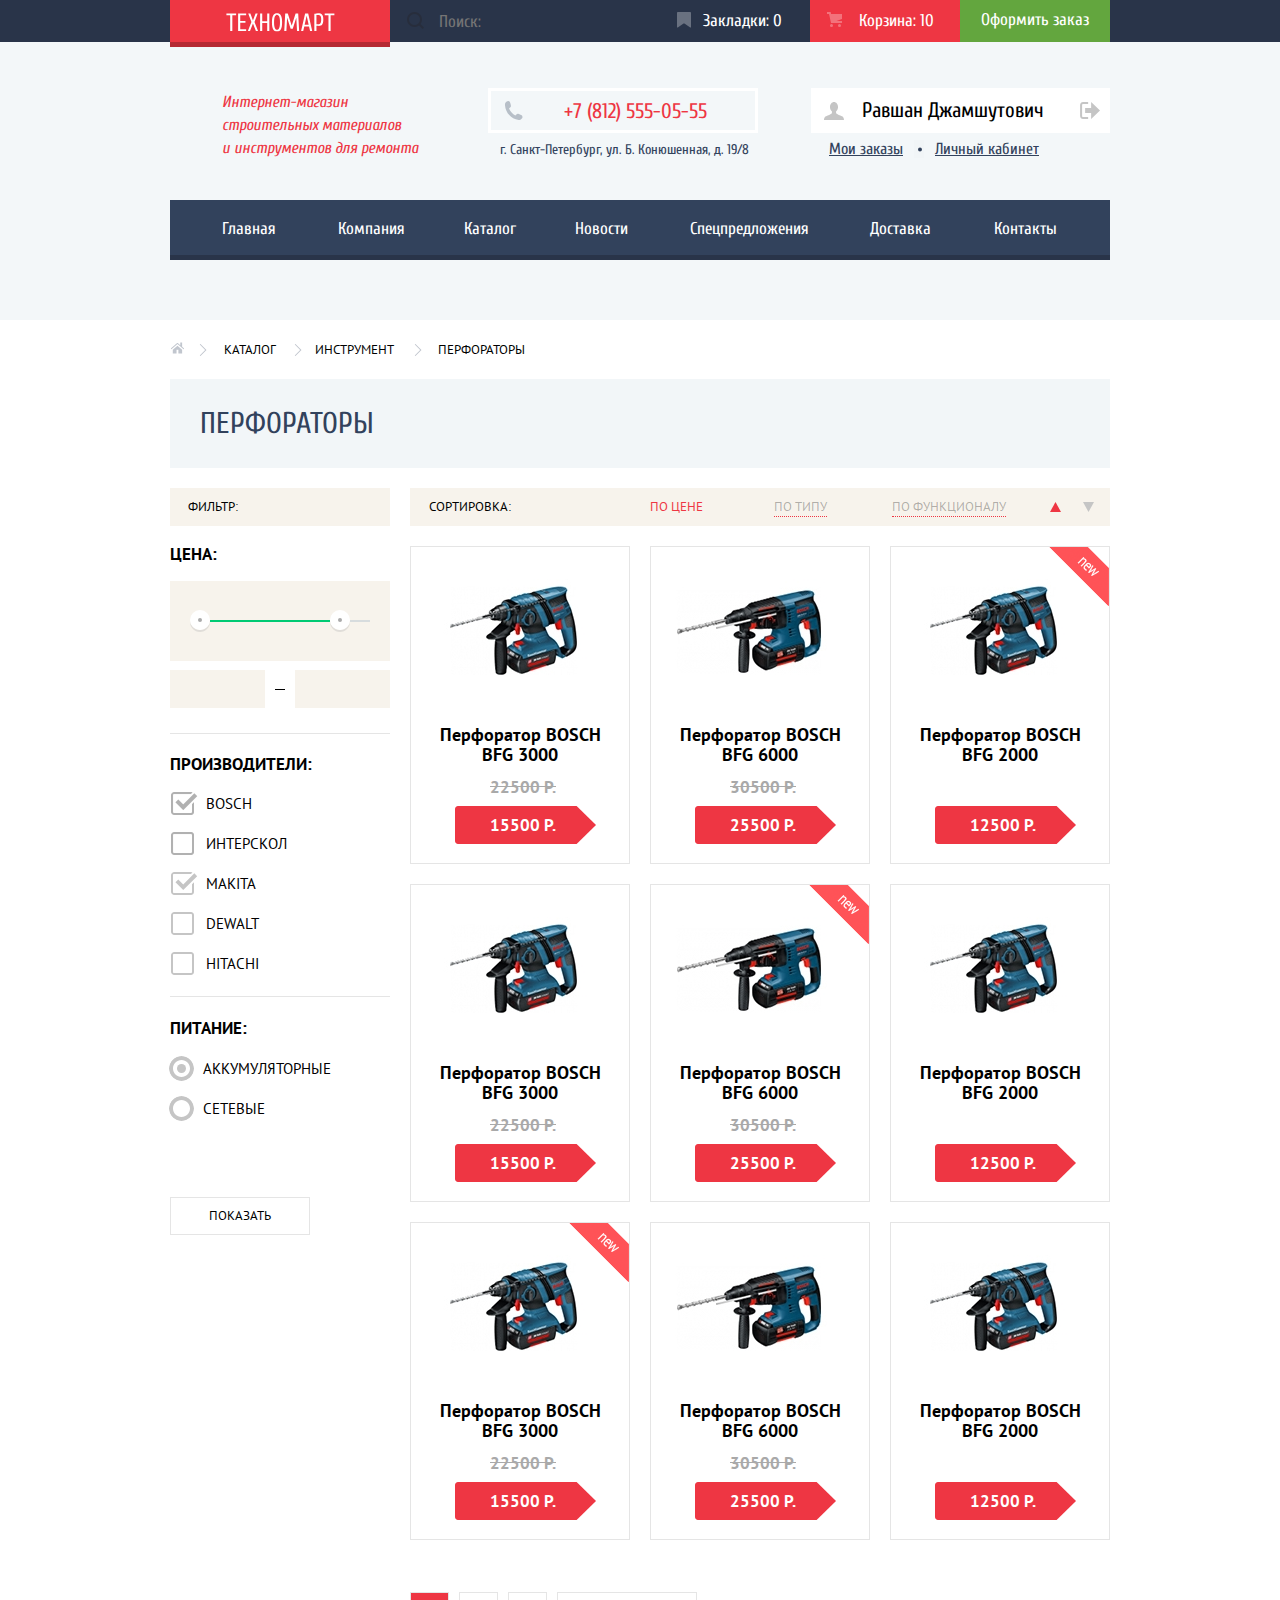
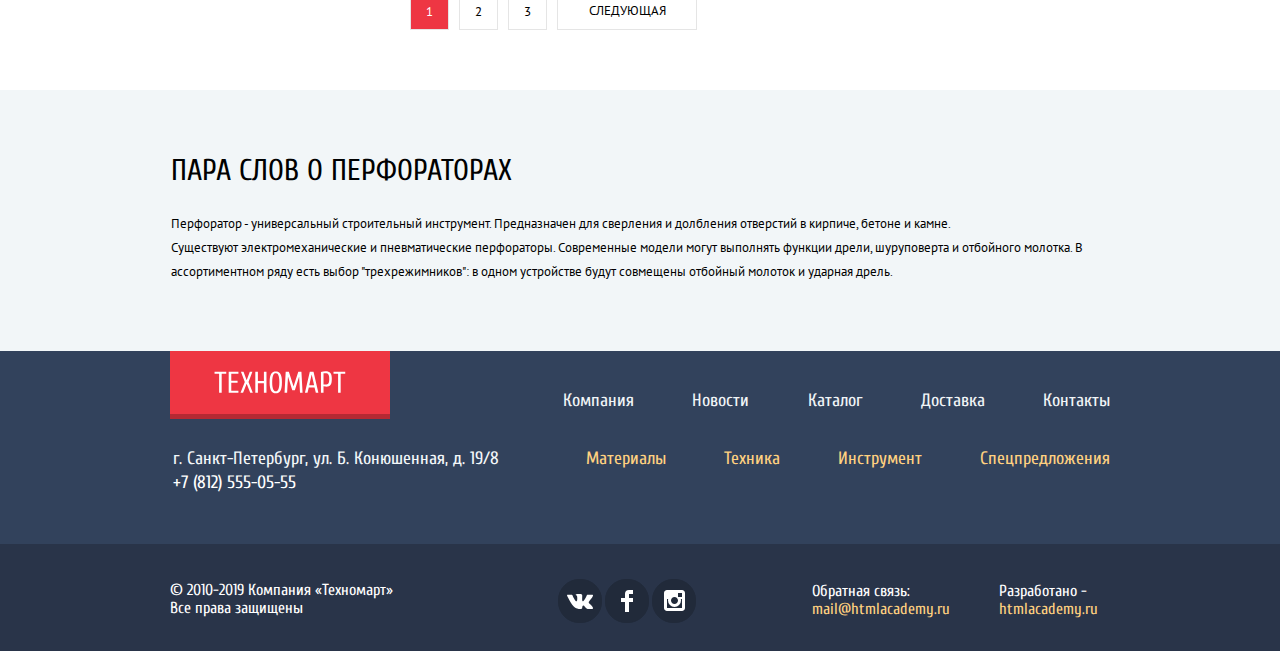
<file: technomart-catalog.html>
<!DOCTYPE html>
<html lang="ru">
  <head>
    <meta charset="utf-8">
    <title>HTML Academy: Техномарт</title> 
    <link href="https://fonts.googleapis.com/css?family=Cuprum:400,400i,700&display=swap&subset=cyrillic-ext" rel="stylesheet">
    <link href="https://fonts.googleapis.com/css?family=PT+Sans&display=swap&subset=cyrillic-ext" rel="stylesheet">
    <link href="https://fonts.googleapis.com/css?family=PT+Sans:400,700&display=swap&subset=cyrillic-ext" rel="stylesheet">
    <link rel="stylesheet" type="text/css" href="css/normalize.css">
    <link rel="stylesheet" type="text/css" href="css/style.css">
  </head>
  <body>
    <div class="wrapper">
      <header>
        <div class="up-conteiner">
          <div class="up">
            <a class="logo-catalog" href="index.html">
              <img src="img/technomart.svg" width="109" height="19" alt="Логотип 'Техномарт'">
            </a>
            <div class="forma">
              <form action="https://echo.htmlacademy.ru" method="post">
                <input type="search" name="search" placeholder="Поиск:">
              </form>
            </div>
            <a class="bookmarks" href="#">
              <svg xmlns="http://www.w3.org/2000/svg" width="14" height="16" viewBox="0 0 14 16"><path fill="#697180" d="M14 15c0 .55-.368.741-.818.426l-5.363-3.765c-.45-.315-1.187-.315-1.637 0L.818 15.426C.368 15.741 0 15.55 0 15V1c0-.55.45-1 1-1h12c.55 0 1 .45 1 1v14z"/></svg>
              <span>Закладки: 0</span>
            </a>
            <a class="carts incatalog" href="#">
              <svg xmlns="http://www.w3.org/2000/svg" width="15" height="15" viewBox="0 0 15 15"><circle fill="rgba(256,256,256,0.3)" cx="4.5" cy="13.5" r="1.5"/><circle fill="rgba(256,256,256,0.3)" cx="12.5" cy="13.5" r="1.5"/><path fill="rgba(256,256,256,0.3)" d="M15 2H4.07l-.422-2H0v2h2.031l1.985 9H15V9H9.441L15 6.951z"/></svg>
              <span>Корзина: 10</span>
            </a>
            <a class="make-order" href="#">Оформить заказ</a>
          </div>
        </div>

        <div class="box-in-catalog-header"> 
          <div class="middle-left">
            <p>Интернет-магазин</p>
            <p>строительных материалов</p>
            <span>и инструментов для ремонта</span>
          </div>

          <div class="ma-conteiner in-cat-header">
            <a class="middle-center" href="tel:78125550555">+7 (812) 555-05-55</a>
            <div class="adress">г. Санкт-Петербург, ул. Б. Конюшенная, д. 19/8</div>
          </div>

          <div class="name-orders-account">
            <div class="name-logout"> 
              <a class="client-name" href="#">
                <svg xmlns="http://www.w3.org/2000/svg" width="20" height="18" viewBox="0 0 20 18"><path fill="#c5c5c5" d="M17.881 14.166c-2.144-.735-4.256-1.666-5.207-2.39-.657-.501-.77-1.618-.517-2.415 1.118-.903 1.864-2.477 1.864-4.278C14.021 2.276 12.221 0 10 0S5.979 2.276 5.979 5.083c0 1.801.746 3.374 1.863 4.277.253.798.141 1.915-.517 2.416-.95.724-3.063 1.654-5.207 2.39S0 18 0 18h20s.025-3.099-2.119-3.834z"/></svg><span class="real-name">Равшан Джамшутович</span>
              </a>
              <a class="client-logout" href="#">
                <svg xmlns="http://www.w3.org/2000/svg" width="21" height="17" viewBox="0 0 21 17"><g fill="#c5c5c5"><path fill="#c5c5c5" d="M21 8.5L12.125 0v6h-6v5h6v6z"/><path fill="#c5c5c5" d="M3.106 13.952V3.048c.018-.376.171-1.057 1.01-1.057h5.027V0H4.116C1.938 0 1.112 1.81 1.087 3.027v10.946C1.112 15.189 1.938 17 4.116 17h5.027v-1.99H4.116c-.839 0-.992-.683-1.01-1.058z"/></g></svg>
              </a>
            </div>
            <div class="orders-and-account">
              <a class="orders" href="#">Мои заказы</a>
              <span></span>
              <a class="account" href="#">Личный кабинет</a> 
            </div>
          </div>
        </div>  

        <nav class="mainnav">
          <a href="index.html">Главная</a>
          <a href="#">Компания</a>
          <a href="#">Каталог</a>
          <a href="#">Новости</a>
          <a href="#">Спецпредложения</a>
          <a href="#">Доставка</a>
          <a href="#">Контакты</a>
        </nav>
      </header>

      <main class="maincat">
        <div class="maincat-conteiner">
          <div class="little-menu">
            <a href="index.html">
              <img src="img/icon-home.svg" width="14" height="12" alt="На главную">
            </a>
            <div class="breadcrumbs">
              <a href="#">Каталог</a>
              <a href="#">Инструмент</a>
              <a href="#">Перфораторы</a>
            </div>
          </div>

          <div class="perforators">
            <h2>Перфораторы</h2>
          </div>

      <!--Форма range. Форма range. Форма range. Форма range. Форма range.-->

          <div class="for-aside-section-six">
            <aside>
              <div class="filter">
                <h2>Фильтр:</h2>
              </div>
              <div class="price">
                <h2>Цена:</h2>
              </div>
              <div class="conteiner-filter">
                <img src="img/filter-button.svg" width="20" height="23" alt="Ползунок фильтра">
                <span class="long"></span>
                <img src="img/filter-button.svg" width="20" height="23" alt="Ползунок фильтра">
                <span class="short"></span>
              </div>
              <form action="https://echo.htmlacademy.ru" method="POST">
                <div class="for-range">
                  <div>
                    <input type="text" name="range">
                  </div>
                  <span class="between-range"></span>
                  <div>
                    <input type="text" name="range">
                  </div>
                </div>
                <!--Форма checkbox. Форма checkbox. Форма checkbox. Форма checkbox. Ниже--> 
                
                <div class="checkbox-conteiner">
                  <h2 class="aside-producers">Производители:</h2>
                  <label class="check option">
                    <input class="check-input" type="checkbox" name="company1" value="BOSCH" checked disabled>
                    <span class="check-box"></span> BOSCH
                  </label>

                  <label class="option">
                    <input class="check-input" type="checkbox" name="company2" value="ИНТЕРСКОЛ" disabled>
                    <span class="check-box"></span> ИНТЕРСКОЛ
                  </label>

                  <label class="option">
                    <input class="check-input" type="checkbox" name="company3" value="MAKITA" checked>
                    <span class="check-box"></span> MAKITA
                  </label>

                  <label class="option">
                    <input class="check-input" type="checkbox" name="company4" value="DEWALT">
                    <span class="check-box"></span> DEWALT
                  </label>

                  <label class="option">
                    <input class="check-input" type="checkbox" name="company5" value="HITACHI">
                    <span class="check-box"></span> HITACHI
                  </label>
                </div>
                <!--Форма радио. Форма радио. Форма радио. Форма радио. --> 
                <h2 class="power-supply">Питание:</h2>
        
                <label class="for-radio">
                  <input type="radio" name="source" value="Аккумуляторные" checked>
                  <span class="radio-box"></span>Аккумуляторные
                </label>

                <label class="for-radio">
                  <input type="radio" name="source" value="Сетевые">
                  <span class="radio-box"></span>Сетевые
                </label>
                <input class="btn-for-aside" type="submit" value="Показать">
              </form>
            </aside>
          <!-- Изображения перфораторов Изображения перфораторов -->
            <section class="section-six">
              <div class="sort">
                <h2>Сортировка:</h2>
                <div class="classification">
                  <a href="#">По цене</a>
                  <a class="dotted" href="#">По типу</a>
                  <a class="dotted" href="#">По функционалу</a>
                </div>
                <div class="direction-wrapper">
                  <a class="direction" href="#">
                    <svg xmlns="http://www.w3.org/2000/svg" width="11" height="10" viewBox="0 0 11 10"><path fill="#ee3643" d="M5.5 0L0 10h11z"/></svg>
                  </a>
                  <a class="direction" href="#">
                    <svg xmlns="http://www.w3.org/2000/svg" width="11" height="10" viewBox="0 0 11 10"><path fill="#c5c5c5" d="M5.5 10L0 0h11"/></svg>
                  </a>
                </div>
              </div>

              <div class="result">
                <div class="remove">
                  <div class="picture-conteiner">
                    <img src="img/perforator_2.jpg" width="218" height="170" alt="Перфоратор BOSCH BGF 3000">
                  </div>
                  <div class="hidden">
                    <a class="buy" href="#">
                      <svg xmlns="http://www.w3.org/2000/svg" width="15" height="15" viewBox="0 0 15 15"><circle fill="#92c178" cx="4.5" cy="13.5" r="1.5"/><circle fill="#92c178" cx="12.5" cy="13.5" r="1.5"/><path fill="#92c178" d="M15 2H4.07l-.422-2H0v2h2.031l1.985 9H15V9H9.441L15 6.951z"/></svg>
                      <span>Купить</span>
                    </a>
                    <button class="butt-hidden" onclick="showPopup()">В закладки</button>
                  </div>
                  <div class="inner">
                    <div class="name-perforator">
                      <span>Перфоратор BOSCH</span>
                      <span>BFG 3000</span>
                    </div>
                    <del>22500 Р.</del>
                    <svg xmlns="http://www.w3.org/2000/svg" width="141" height="38" viewBox="0 0 141 38"><path fill="#ee3643" d="M121.632 0H3C1.35 0 0 1.35 0 3v32c0 1.65 1.35 3 3 3h118.632L141 19 121.632 0z"/>
                    <text x="35" y="25" fill="#ffffff">15500 Р.</text>
                    </svg>
                  </div>
                </div>

                <div class="remove">
                  <div class="picture-conteiner">
                    <img src="img/perforator_3.jpg" width="218" height="170" alt="Перфоратор BOSCH BGF 6000">
                  </div>
                  <div class="hidden">
                    <a class="buy" href="#">
                      <svg xmlns="http://www.w3.org/2000/svg" width="15" height="15" viewBox="0 0 15 15"><circle fill="#92c178" cx="4.5" cy="13.5" r="1.5"/><circle fill="#92c178" cx="12.5" cy="13.5" r="1.5"/><path fill="#92c178" d="M15 2H4.07l-.422-2H0v2h2.031l1.985 9H15V9H9.441L15 6.951z"/></svg>
                      <span>Купить</span>
                    </a>
                    <button class="butt-hidden" onclick="showPopup()">В закладки</button>
                  </div>
                  <div class="inner">
                    <div class="name-perforator">
                      <span>Перфоратор BOSCH</span>
                      <span>BFG 6000</span>
                    </div>
                    <del>30500 Р.</del>
                    <svg xmlns="http://www.w3.org/2000/svg" width="141" height="38" viewBox="0 0 141 38"><path fill="#ee3643" d="M121.632 0H3C1.35 0 0 1.35 0 3v32c0 1.65 1.35 3 3 3h118.632L141 19 121.632 0z"/>
                    <text x="35" y="25" fill="#ffffff">25500 Р.</text>
                    </svg>
                  </div>
                </div>

                <div class="remove">
                  <div class="picture-conteiner">
                    <img src="img/perforator_4.jpg" width="218" height="170" alt="Перфоратор BOSCH BGF 2000">
                    <img class="new" src="img/new_flag.png" width="60" height="59" alt="Новый товар">
                  </div>
                  <div class="hidden">
                    <a class="buy" href="#">
                      <svg xmlns="http://www.w3.org/2000/svg" width="15" height="15" viewBox="0 0 15 15"><circle fill="#92c178" cx="4.5" cy="13.5" r="1.5"/><circle fill="#92c178" cx="12.5" cy="13.5" r="1.5"/><path fill="#92c178" d="M15 2H4.07l-.422-2H0v2h2.031l1.985 9H15V9H9.441L15 6.951z"/></svg>
                      <span>Купить</span>
                    </a>
                    <button class="butt-hidden" onclick="showPopup()">В закладки</button>
                  </div>
                  <div class="inner">
                    <div class="name-perforator fours-item">
                      <span>Перфоратор BOSCH</span>
                      <span>BFG 2000</span>
                    </div>
                    <svg xmlns="http://www.w3.org/2000/svg" width="141" height="38" viewBox="0 0 141 38"><path fill="#ee3643" d="M121.632 0H3C1.35 0 0 1.35 0 3v32c0 1.65 1.35 3 3 3h118.632L141 19 121.632 0z"/>
                    <text x="35" y="25" fill="#ffffff">12500 Р.</text>
                    </svg>
                  </div>
                </div>

                <div class="remove">
                  <div class="picture-conteiner">
                    <img src="img/perforator_2.jpg" width="218" height="170" alt="Перфоратор BOSCH BGF 3000">
                  </div>
                  <div class="hidden">
                    <a class="buy" href="#">
                      <svg xmlns="http://www.w3.org/2000/svg" width="15" height="15" viewBox="0 0 15 15"><circle fill="#92c178" cx="4.5" cy="13.5" r="1.5"/><circle fill="#92c178" cx="12.5" cy="13.5" r="1.5"/><path fill="#92c178" d="M15 2H4.07l-.422-2H0v2h2.031l1.985 9H15V9H9.441L15 6.951z"/></svg>
                      <span>Купить</span>
                    </a>
                    <button class="butt-hidden" onclick="showPopup()">В закладки</button>
                  </div>
                  <div class="inner">
                    <div class="name-perforator">
                      <span>Перфоратор BOSCH</span>
                      <span>BFG 3000</span>
                    </div>
                    <del>22500 Р.</del>
                    <svg xmlns="http://www.w3.org/2000/svg" width="141" height="38" viewBox="0 0 141 38"><path fill="#ee3643" d="M121.632 0H3C1.35 0 0 1.35 0 3v32c0 1.65 1.35 3 3 3h118.632L141 19 121.632 0z"/>
                    <text x="35" y="25" fill="#ffffff">15500 Р.</text>
                    </svg>
                  </div>
                </div>

                <div class="remove">
                  <div class="picture-conteiner">
                    <img src="img/perforator_3.jpg" width="218" height="170" alt="Перфоратор BOSCH BGF 6000">
                    <img class="new" src="img/new_flag.png" width="60" height="59" alt="Новый товар">
                  </div>
                  <div class="hidden">
                    <a class="buy" href="#">
                      <svg xmlns="http://www.w3.org/2000/svg" width="15" height="15" viewBox="0 0 15 15"><circle fill="#92c178" cx="4.5" cy="13.5" r="1.5"/><circle fill="#92c178" cx="12.5" cy="13.5" r="1.5"/><path fill="#92c178" d="M15 2H4.07l-.422-2H0v2h2.031l1.985 9H15V9H9.441L15 6.951z"/></svg>
                      <span>Купить</span>
                    </a>
                    <button class="butt-hidden" onclick="showPopup()">В закладки</button>
                  </div>
                  <div class="inner">
                    <div class="name-perforator">
                      <span>Перфоратор BOSCH</span>
                      <span>BFG 6000</span>
                    </div>
                    <del>30500 Р.</del>
                    <svg xmlns="http://www.w3.org/2000/svg" width="141" height="38" viewBox="0 0 141 38"><path fill="#ee3643" d="M121.632 0H3C1.35 0 0 1.35 0 3v32c0 1.65 1.35 3 3 3h118.632L141 19 121.632 0z"/>
                    <text x="35" y="25" fill="#ffffff">25500 Р.</text>
                    </svg>
                  </div>
                </div>

                <div class="remove">
                  <div class="picture-conteiner">
                    <img src="img/perforator_4.jpg" width="218" height="170" alt="Перфоратор BOSCH BGF 2000">
                  </div>
                  <div class="hidden">
                    <a class="buy" href="#">
                      <svg xmlns="http://www.w3.org/2000/svg" width="15" height="15" viewBox="0 0 15 15"><circle fill="#92c178" cx="4.5" cy="13.5" r="1.5"/><circle fill="#92c178" cx="12.5" cy="13.5" r="1.5"/><path fill="#92c178" d="M15 2H4.07l-.422-2H0v2h2.031l1.985 9H15V9H9.441L15 6.951z"/></svg>
                      <span>Купить</span>
                    </a>
                    <button class="butt-hidden" onclick="showPopup()">В закладки</button>
                  </div>
                  <div class="inner">
                    <div class="name-perforator fours-item">
                      <span>Перфоратор BOSCH</span>
                      <span>BFG 2000</span>
                    </div>
                    <svg xmlns="http://www.w3.org/2000/svg" width="141" height="38" viewBox="0 0 141 38"><path fill="#ee3643" d="M121.632 0H3C1.35 0 0 1.35 0 3v32c0 1.65 1.35 3 3 3h118.632L141 19 121.632 0z"/>
                    <text x="35" y="25" fill="#ffffff">12500 Р.</text>
                    </svg>
                  </div>
                </div>

                <div class="remove">
                  <div class="picture-conteiner">
                    <img src="img/perforator_2.jpg" width="218" height="170" alt="Перфоратор BOSCH BGF 3000">
                    <img class="new" src="img/new_flag.png" width="60" height="59" alt="Новый товар">
                  </div>
                  <div class="hidden">
                    <a class="buy" href="#">
                      <svg xmlns="http://www.w3.org/2000/svg" width="15" height="15" viewBox="0 0 15 15"><circle fill="#92c178" cx="4.5" cy="13.5" r="1.5"/><circle fill="#92c178" cx="12.5" cy="13.5" r="1.5"/><path fill="#92c178" d="M15 2H4.07l-.422-2H0v2h2.031l1.985 9H15V9H9.441L15 6.951z"/></svg>
                      <span>Купить</span>
                    </a>
                    <button class="butt-hidden" onclick="showPopup()">В закладки</button>
                  </div>
                  <div class="inner">
                    <div class="name-perforator">
                      <span>Перфоратор BOSCH</span>
                      <span>BFG 3000</span>
                    </div>
                    <del>22500 Р.</del>
                    <svg xmlns="http://www.w3.org/2000/svg" width="141" height="38" viewBox="0 0 141 38"><path fill="#ee3643" d="M121.632 0H3C1.35 0 0 1.35 0 3v32c0 1.65 1.35 3 3 3h118.632L141 19 121.632 0z"/>
                    <text x="35" y="25" fill="#ffffff">15500 Р.</text>
                    </svg>
                  </div>
                </div>

                <div class="remove">
                  <div class="picture-conteiner">
                    <img src="img/perforator_3.jpg" width="218" height="170" alt="Перфоратор BOSCH BGF 6000">
                  </div>
                  <div class="hidden">
                    <a class="buy" href="#">
                      <svg xmlns="http://www.w3.org/2000/svg" width="15" height="15" viewBox="0 0 15 15"><circle fill="#92c178" cx="4.5" cy="13.5" r="1.5"/><circle fill="#92c178" cx="12.5" cy="13.5" r="1.5"/><path fill="#92c178" d="M15 2H4.07l-.422-2H0v2h2.031l1.985 9H15V9H9.441L15 6.951z"/></svg>
                      <span>Купить</span>
                    </a>
                    <button class="butt-hidden" onclick="showPopup()">В закладки</button>
                  </div>
                  <div class="inner">
                    <div class="name-perforator">
                      <span>Перфоратор BOSCH</span>
                      <span>BFG 6000</span>
                    </div>
                    <del>30500 Р.</del>
                    <svg xmlns="http://www.w3.org/2000/svg" width="141" height="38" viewBox="0 0 141 38"><path fill="#ee3643" d="M121.632 0H3C1.35 0 0 1.35 0 3v32c0 1.65 1.35 3 3 3h118.632L141 19 121.632 0z"/>
                    <text x="35" y="25" fill="#ffffff">25500 Р.</text>
                    </svg>
                  </div>
                </div>

                <div class="remove">
                  <div class="picture-conteiner">
                    <img src="img/perforator_4.jpg" width="218" height="170" alt="Перфоратор BOSCH BGF 2000">
                  </div>
                  <div class="hidden">
                    <a class="buy" href="#">
                      <svg xmlns="http://www.w3.org/2000/svg" width="15" height="15" viewBox="0 0 15 15"><circle fill="#92c178" cx="4.5" cy="13.5" r="1.5"/><circle fill="#92c178" cx="12.5" cy="13.5" r="1.5"/><path fill="#92c178" d="M15 2H4.07l-.422-2H0v2h2.031l1.985 9H15V9H9.441L15 6.951z"/></svg>
                      <span>Купить</span>
                    </a>
                    <button class="butt-hidden" onclick="showPopup()">В закладки</button>
                  </div>
                  <div class="inner">
                    <div class="name-perforator fours-item">
                      <span>Перфоратор BOSCH</span>
                      <span>BFG 2000</span>
                    </div>
                    <svg xmlns="http://www.w3.org/2000/svg" width="141" height="38" viewBox="0 0 141 38"><path fill="#ee3643" d="M121.632 0H3C1.35 0 0 1.35 0 3v32c0 1.65 1.35 3 3 3h118.632L141 19 121.632 0z"/>
                    <text x="35" y="25" fill="#ffffff">12500 Р.</text>
                    </svg>
                  </div>
                </div>
              </div>

              <div class="popup-catalog" id="modal-window">
                <div class="add-to-cart">
                  <button class="close" onclick="closePopup()">
                    <img src="img/icon-close.svg" width="21" height="21" alt="Закрыть">
                  </button>
                  <h2>Товар добавлен в корзину!</h2>
                  <div class="popup-inner">
                    <a href="#">Оформить заказ</a>
                    <button class="continue" onclick="closePopup()">Продолжить покупки</button>
                  </div>
                </div>
              </div>
        
              <div class="pages">
                <a class="ordinary highlighted" href="#">1</a>
                <a class="ordinary" href="#">2</a>
                <a class="ordinary" href="#">3</a>
                <a class="after-pages" href="#">Следующая</a>
              </div>
            </section>
          </div>
        </div>
      </main>

      <div class="twowords">
        <div class="twowords-conteiner">
          <div class="twowords-text">
            <h2>Пара слов о перфораторах</h2>
            <p>Перфоратор - универсальный строительный инструмент. Предназначен для сверления и долбления отверстий в кирпиче, бетоне и камне.<br>
            Существуют электромеханические и пневматические перфораторы. Современные модели могут выполнять функции дрели, шуруповерта и отбойного молотка. В<br>
            ассортиментном ряду есть выбор "трехрежимников": в одном устройстве будут совмещены отбойный молоток и ударная дрель.</p>
          </div>
        </div>
      </div>

      <footer>
        <div class="logo-lists-conteiner">
          <div class="logo-conteiner">
            <a class="logo-footer" href="index.html">
              <img src="img/technomart.svg" width="138" height="23" alt="Логотип 'Техномарт'">
            </a>
            <div class="text-footer">
              <span>г. Санкт-Петербург, ул. Б. Конюшенная, д. 19/8</span>
              <a href="tel:78125550555">+7 (812) 555-05-55</a>
            </div>
          </div>
          <div class="lists-conteiner">
            <ul class="white-list">
              <li><a href="index.html">Компания</a></li>
              <li><a href="#">Новости</a></li>
              <li><a href="#">Каталог</a></li>
              <li><a href="#">Доставка</a></li>
              <li><a href="#">Контакты</a></li>
            </ul>
            <ul class="gold-list">
              <li><a href="#">Материалы</a></li>
              <li><a href="#">Техника</a></li>
              <li><a href="#">Инструмент</a></li>
              <li><a href="#">Спецпредложения</a></li>
            </ul>
          </div>
        </div>

        <div class="footdown-conteiner">
          <div class="footdown">
            <div class="footdown-text">
              <span>&copy; 2010-2019 Компания «Техномарт»</span>
              <span>Все права защищены</span>
            </div>
            <ul class="nets">
              <li>
                <a href="#">
                  <img src="img/icon-vk.svg" width="26" height="15" alt="Вконтакте">
                </a>
              </li>
              <li>
                <a href="#">
                  <img src="img/icon-fb.svg" width="12" height="22" alt="Фейсбук">
                </a>
              </li>
              <li>
                <a href="#">
                  <img src="img/icon-insta.svg" width="21" height="21" alt="Инстаграм">
                </a>
              </li>
            </ul>
            <div class="left-text">
              <span>Обратная связь:</span>
              <a href="#">mail@htmlacademy.ru</a>
            </div>
            <div class="right-text">
              <span>Разработано -</span>
              <a href="https://htmlacademy.ru/intensive/htmlcss">htmlacademy.ru</a>
            </div>
          </div>
        </div>
      </footer>
    </div>

    <script src="js/popup.js"></script>
  </body>
</html>
</file>
<file: css/style.css>
* {
    margin: 0;
    padding: 0;
}
/*Главная страница*/
.wrapper {
    width: 100%;
    margin: 0 auto;
    display: flex;
    display: -ms-flexbox;
    flex-direction: column;
    justify-content: space-between;
}

header {
    width: 100%;
    min-height: 320px;
    background-color: #f3f7f9;
    margin: 0 auto;
}

ul {
    list-style-type: none;
}

li {
    display: inline-block;
}

a {
    color: white;
    text-decoration: none;
}

.up-conteiner {
    width: 100%;
    background-color: #293449;  
}

.up {
    width: 940px;
    height: 42px;
    margin: 0 auto;
    background-color: #293449;
    display: flex;
    justify-content: space-around;
}

.logo {
    width: 220px;
    height: 47px;
    box-shadow: inset 0 -5px 0 rgba(0, 0, 0, 0.24);
    background-color: #ee3643;
    text-align: center;
    box-sizing: border-box;
}

.logo:hover {
    background-color: #ca2c37;
}

.logo img {
    margin-top: 13px;
}

input[type="search"] {
    width: 270px;
    height: 42px;
    border: none;
    background-color: #293449; 
    background: url("../img/icon-search-new.svg") no-repeat 17px 12px;
    font-family: Cuprum, Arial, sans-serif;
    font-size: 17px;
    font-weight: 400;
    color: #ffffff;
    padding-left: 49px;
}

input[type="search"]:hover {
    background-color: #212a3a;
}

input[type="search"]:focus {
    background-color: #ffffff; 
    font-family: Cuprum, Arial, sans-serif;
    font-size: 17px;
    font-weight: 400;
    color: #000000;
    line-height: 18px; 
}

.bookmarks {
    width: 150px;
    height: 42px;
    box-sizing: border-box;
    display: flex;
    justify-content: space-between;
    align-items: center;
}

.bookmarks svg {
    width: 14px;
    height: 16px;
    margin-left: 17px;
    margin-top: 12px;
    margin-bottom: 14px;
}

.bookmarks span {
    color: #ffffff;
    font-family: Cuprum, Arial, sans-serif;
    font-size: 17px;
    font-weight: 400;
    line-height: 18px;
    margin-right: 28px;
}

.bookmarks:hover {
    background-color: #212a3a;
}

.bookmarks:hover svg path {
    fill: #ffffff;
}

.carts {
    width: 150px;
    height: 42px;
    box-sizing: border-box;
    display: flex;
    justify-content: space-between;
    align-items: center;
}

.carts svg {
    width: 15px;
    height: 15px;
    margin-left: 17px;
    margin-top: 12px;
    margin-bottom: 15px;
}

.carts span {
    color: #ffffff;
    font-family: Cuprum, Arial, sans-serif;
    font-size: 17px;
    font-weight: 400;
    line-height: 18px;
    margin-right: 31px;
}

.carts:hover {
    background-color: #212a3a;
}

.carts:hover svg circle {
    fill: #ffffff;
}

.carts:hover svg path {
    fill: #ffffff;
}

.make-order {
    display: block;
    width: 150px;
    height: 42px;
    text-align: center;
    background-color: #63a63e;
    color: #ffffff;
    font-family: Cuprum, Arial, sans-serif;
    font-size: 17px;
    font-weight: 400;
    padding-top: 10px;
    box-sizing: border-box;
}

.make-order:hover {
    background-color: #5fbb2d;
}

.make-order:active {
    background-color: #518534;
}

/*Интернет-магазин строительных материалов и инструментов для ремонта*/

.box-in-header {
    width: 940px;
    min-height: 112px;
    margin: auto;
    margin-top: 46px;
    display: flex;
    display: -ms-flexbox;
    justify-content: space-between;
    align-items: flex-start;
}

.middle-left {
    width: 197px;
    color: #ee3643;
    font-family: Cuprum, Arial, sans-serif;
    font-size: 16px;
    font-style: italic;
    line-height: 23px;
    padding-left: 52px;
    padding-top: 3px;
}

.middle-center {
    display: block;
    width: 270px;
    height: 45px;
    border: 3px solid #ffffff;
    background: url("../img/icon-phone.svg") no-repeat 13px 10px, #f3f7f9;
    color: #ee3643;
    font-family: Cuprum, Arial, sans-serif;
    font-size: 21px;
    font-weight: 400;
    line-height: 21px;
    text-decoration: none;
    padding-left: 73px;
    padding-top: 10px;
    box-sizing: border-box;
}

.adress {
    width: 270px;
    height: 33px;
    color: #32425c;
    font-family: Cuprum, Arial, sans-serif;
    font-size: 14px;
    font-weight: 400;
    line-height: 24px;
    padding-left: 12px;
    padding-top: 5px;
    box-sizing: border-box;
}

.middle-right {
    width: 281px;
    display: flex;
    justify-content: space-between;
    align-items: center;
}

.login {
    display: flex;
    justify-content: space-between;
    align-items: center;
    width: 121px;
    height: 45px;
    background-color: #ffffff; 
    color: #000000;
    font-family: Cuprum, Arial, sans-serif;
    font-size: 21px;
    font-weight: 400;
    line-height: 21px;
    box-sizing: border-box;
}

.login:hover {
    color: #ee3643;
}

.login:hover svg path {
    fill: #32425c;
}

.login:active {
    color: rgba(0,0,0,0.3);
    font-family: Cuprum, Arial, sans-serif;
    font-size: 21px;
    font-weight: 400;
    line-height: 21px;
}

.login:active svg path {
    fill: #c5c5c5;
}

.login svg {
    width: 20px;
    height: 17px;
    margin-left: 14px;
}

.login span {
    margin-right: 26px;
}

.registration {
    width: 150px;
    height: 45px;
    background-color: white; 
    display: block;
    padding-top: 13px;
    color: #000000;
    font-family: Cuprum, Arial, sans-serif;
    font-size: 21px;
    font-weight: 400;
    text-align: center;
    line-height: 21px;
    box-sizing: border-box;
}

.registration:hover {
    color: #ee3643;
}

.registration:active {
    color: rgba(0,0,0,0.3);
    font-family: Cuprum, Arial, sans-serif;
    font-size: 21px;
    font-weight: 400;
    line-height: 21px;
}

/* Навигация навигация Навигация навигация Навигация навигация*/
.mainnav {
    max-width: 940px;
    margin: auto;
    box-shadow: inset 0 -5px 0 #293449;
    background-color: #32425c;
    font-size: 0;
    display: flex;
    display: -ms-flexbox;
    flex-wrap: wrap;
    justify-content: flex-start;
}

.mainnav a {
    display: block;
    height: 60px;
    padding: 0 20px;
    padding-top: 20px;
    color: #ffffff;
    font-family: Cuprum, Arial, sans-serif;
    font-size: 17px;
    font-weight: 400;
    line-height: 17px;
    box-sizing: border-box;
}

.mainnav a:first-child {
    width: 136px;
    padding-left: 52px;
}

.mainnav a:nth-child(2n) {
    padding-left: 32px;
    padding-right: 30px;
}

.mainnav a:nth-child(3n) {
    padding-left: 29px;
    padding-right: 26px;
}

.mainnav a:nth-child(4n) {
    padding-left: 33px;
    padding-right: 31px;
}

.mainnav a:nth-child(5n) {
    padding-left: 31px;
    padding-right: 31px;
}

.mainnav a:nth-child(6n) {
    padding-left: 30px;
    padding-right: 31px;
}

.mainnav a:nth-child(7n) {
    padding-left: 32px;
    padding-right: 52px;
}

.mainnav a:hover {
    background-color: #293449;
}
/*Начало мэйна Начало мэйна Начало мэйна Начало мэйна Начало мэйна*/
.mainsec {
    width: 100%;
    border-top: 1px solid white;
    box-sizing: border-box;
    background-color: #ffffff;
}

.mainsec-conteiner {
    margin: 0 auto;
}

.mainsec h2 {
    color: #ffffff;
    font-family: Cuprum, Arial, sans-serif;
    font-size: 24px;
    font-weight: 700;
    line-height: 30px;
    margin-left: 23px;
    margin-top: 20px;
    margin-bottom: 0;
}

.in-color-block {
    display: block;
    width: 135px;
    height: 38px;
    color: #ffffff;
    font-family: Cuprum, Arial, sans-serif;
    font-size: 14px;
    font-weight: 400;
    line-height: 18px;
    text-transform: uppercase;
    text-align: center;
    padding-top: 10px;
    box-sizing: border-box;
    background-color: rgba(0,0,0,0.1);
    margin-top: 13px;
    margin-left: 23px;
    margin-bottom: 22px;
}

.in-color-block:hover {
    background-color: rgba(0,0,0,0.2);
}

.in-color-block:active {
    background-color: rgba(0,0,0,0.3);
}
/*Цветные блоки Цветные блоки Цветные блоки Цветные блоки*/
.tools-conteiner {
    width: 940px;
    margin: auto;
    margin-top: 58px;
    display: flex;
    display: -ms-flexbox;
    justify-content: space-between;
}

.materials-block {
    width: 300px;
    height: 123px;
    background: url("../img/paint.svg") no-repeat 213px 31px, url("../img/new_flag.png") no-repeat 240px 0px, #ffbf47;
}

.materials-block a {
    margin-left: 25px;
}

.tools-block {
    width: 300px;
    height: 123px;
    background: url("../img/drel.svg") no-repeat 197px 33px, #3bbce3;
}

.tools-block a {
    margin-left: 25px;
}

.machinery-block {
    width: 300px;
    height: 123px;
    background: url("../img/traktor.svg") no-repeat 191px 31px, #dc91d8;
}

.discounts-delivery {
    width: 300px;
    display: flex;
    display: -ms-flexbox;
    flex-direction: column;
    justify-content: space-between;
}

.discounts-block {
    width: 300px;
    height: 123px;
    background: url("../img/bigcart.svg") no-repeat 196px 26px, #8ed78f;
}

.delivery-block {
    width: 300px;
    height: 123px;
    background: url("../img/truck.svg") no-repeat 191px 32px, #ffc047;
}

.slider-discounts-delivery {
    width: 940px;
    margin: auto;
    margin-top: 20px;
    box-sizing: border-box;
    display: flex;
    display: -ms-flexbox;
    flex-direction: row;
    justify-content: space-between;
}

/*Слайдер Слайдер Слайдер Слайдер Слайдер Слайдер Слайдер Слайдер Слайдер*/
.large-slider  {
    width: 620px;
    height: 266px;
    background: url("img/layer_99.jpg") no-repeat 0 0, #565656;
    position: relative;
}

.my-slides {
    display: none
}

.caption-text {
    position: absolute;
    top: 23px;
    width: 230px;
    height: 30px;
    color: #ffffff;
    font-family: Cuprum, Arial, sans-serif;
    font-size: 36px;
    font-weight: 700;
    line-height: 36px;
    text-transform: uppercase;
    margin-left: 24px;
}

.inner-caption {
    position: absolute;
    top: 61px;
    margin-left: 25px;
    color: #ffffff;
    font-family: Cuprum, Arial, sans-serif;
    font-size: 18px;
    font-weight: 400;
    line-height: 24px;
}

.prev {
    cursor: pointer;
    position: absolute;
    top: 113px;
    left: 25px;
    border: none;
    background-color: rgba(0,0,0,0);
} 

.next {
    cursor: pointer;
    position: absolute;
    top: 113px;
    right: 20px;
    border: none;
    background-color: rgba(0,0,0,0);
}

.dots {
    width: 30px;
    height: 12px;
    position: absolute;
    left: 295px;
    bottom: 34px;
    display: flex;
    justify-content: space-between;
}

.dots span {
    width: 10px;
    height: 10px;
    border-radius: 50%;
    background-color: #ffffff;
}

.dot {
    cursor: pointer;
}

.active.dot {
    background: url("../img/slider_indicator.png") no-repeat 2px 2px, url("../img/white-dots.svg") no-repeat 0px 0px;
}

.button-in-slider {
    position: absolute;
    left: 25px;
    bottom: 22px;
    display: block;
    width: 195px;
    height: 38px;
    background-color: #ee3643;
    color: #ffffff;
    font-family: Cuprum, Arial, sans-serif;
    font-size: 14px;
    font-weight: 400;
    line-height: 18px;
    text-transform: uppercase;
    padding-left: 49px;
    padding-top: 10px;
    box-sizing: border-box;
}

.button-in-slider:hover {
    background-color: #ca2c37;
}

.button-in-slider:active {
    background-color:  #ba2732;
}
/*секция популярные товары секция популярные товары секция популярные товары*/
.secsec {
    width: 100%;
    margin: 0 auto;
    margin-top: 53px;
    background-color: #ffffff;
}

.secsec-conteiner {
    margin: 0 auto;
}

.popular {
    width: 940px;
    height: 89px;
    margin: auto;
    margin-bottom: 0;
    background-color: #f9f5f0; 
    display: flex;
    display: -ms-flexbox;
    justify-content: space-between;
    align-items: center;
    box-sizing: border-box;
}

.popular h2 {
    color: #32425c;
    font-family: Cuprum, Arial, sans-serif;
    font-size: 30px;
    font-weight: 400;
    line-height: 30px;
    text-transform: uppercase;
    margin-left: 30px;
    margin-top: 33px;
    margin-bottom: 35px;
}

.popular a {
    display: block;
    width: 253px;
    height: 38px;
    background-color: #ee3643;
    color: #ffffff;
    font-family: Cuprum, Arial, sans-serif;
    font-size: 14px;
    font-weight: 400;
    line-height: 18px;
    text-transform: uppercase;
    text-align: center;
    margin-right: 24px;
    margin-top: 25px;
    margin-bottom: 26px;
    padding-top: 10px;
    box-sizing: border-box;
}
/*список перфораторов список перфораторов список перфораторов список перфораторов*/
.conteiner-perf {
    width: 940px;
    margin: 0 auto;
    margin-top: 20px;
    display: flex;
    display: -ms-flexbox;
    justify-content: flex-start;
    flex-wrap: wrap;
}

.remove {
    position: relative;
    width: 220px;
    min-height: 318px;
    border: 1px solid #eaeaea;
    box-sizing: border-box;
    background-color: white;
    margin-bottom: 20px;
    margin-right: 20px;
    display: flex;
    display: -ms-flexbox;
    flex-direction: column;
    justify-content: space-between;
    align-items: center;
}

.remove:nth-child(4n) {
    margin-right: 0;
}

.picture-conteiner {
    position: relative;
    width: 218px;
    height: 170px;
}

.new {
    width: 60px;
    height: 59px;
    position: absolute;
    top: 0;
    right: 0;
    z-index: 1;
}
/*------------------------------------------------*/
.inner {
    width: 190px;
    height: 147px;
    text-align: center;
    display: flex;
    display: -ms-flexbox;
    flex-direction: column;
    justify-content: flex-start;
    align-items: center;
    box-sizing: border-box;
}

.name-perforator {
    width: 190px;
    margin-top: 8px;
}

.fours-item {
    margin-bottom: 40px;
}

.remove span {
    color: #000000;
    font-family: "PT Sans", Arial, sans-serif;
    font-size: 18px;
    font-weight: 700;
    line-height: 20px;
    text-align: center;
}

del {
    color: #a9a9a9;
    font-family: "PT Sans", Arial, sans-serif;
    font-size: 17px;
    font-weight: 700;
    line-height: 18px;
    text-transform: uppercase;
    margin-top: 12px;
    margin-bottom: 10px;
    margin-left: 6px;
}

.inner svg {
    width: 141px;
    height: 38px;
    margin-left: 10px;
}

svg text {
    color: #ffffff;
    font-family: "PT Sans", Arial, sans-serif;
    font-size: 17px;
    font-weight: 700;
    line-height: 18px;
    text-transform: uppercase;
}
/*------------------------------------------------*/

.remove:hover {
    box-shadow: 0 10px 25px rgba(41, 52, 73, 0.5);
}

.remove:hover .picture-conteiner {
    display: none;
}

.hidden {
    display: none;
}

.remove:hover .hidden {
    display: block;
}

.buy {
    display: flex;
    justify-content: space-between;
    align-items: center;
    margin: 0 auto;
    margin-top: 44px;
    width: 135px;
    height: 38px;
    box-shadow: inset 0 -3px 0 #367315;
    background-color: #63a63e;
    box-sizing: border-box;
}

.buy svg {
    width: 15px;
    height: 15px;
    margin-left: 14px;
    margin-top: 11px;
    margin-bottom: 12px;
}

.buy span {
    color: #ffffff;
    font-family: Cuprum, Arial, sans-serif;
    font-size: 14px;
    font-weight: 400;
    line-height: 18px;
    text-transform: uppercase;
    margin-right: 45px;
}

.butt-hidden {
    display: block;
    width: 135px;
    height: 38px;
    margin: 0 auto;
    margin-top: 7px;
    border: 3px solid #63a63e;
    color: #32425c;
    font-family: Cuprum, Arial, sans-serif;
    font-size: 14px;
    font-weight: 400;
    line-height: 18px;
    text-transform: uppercase;
    background-color: #ffffff;
}
 
.buy:hover {
    background-color: #5fbb2d;
}

.buy:hover svg circle {
    fill: #ffffff;
}

.buy:hover svg path {
    fill: #ffffff;
}

.buy:active {
    background-color: #518534;
}

.butt-hidden:hover {
    border: 3px solid #32425c;
}

.butt-hidden:active {
    border: 3px solid #32425c;
    opacity: 0.3;
}
/* Секция популярные производители Секция популярные производители*/
.secthree {
    width: 100%;
    margin: 0 auto;
    background-color: #ffffff;
}

.secthree-conteiner {
    margin: 0 auto;
}

.producers {
    width: 940px;
    height: 89px;
    margin: 0 auto;
    position: relative;
    background-color: #f9f5f0;
    display: flex;
    display: -ms-flexbox;
    justify-content: space-between;
    align-items: center;
    box-sizing: border-box;
} 

.producers h2 {
    color: #32425c;
    font-family: Cuprum, Arial, sans-serif;
    font-size: 30px;
    font-weight: 400;
    line-height: 30px;
    text-transform: uppercase;
    margin-left: 30px;
    margin-top: 30px;
    margin-bottom: 29px;

}

.producers a {
    display: block;
    width: 253px;
    height: 38px;
    background-color: #ee3643;
    color: #ffffff;
    font-family: Cuprum, Arial, sans-serif;
    font-size: 14px;
    font-weight: 400;
    line-height: 18px;
    text-transform: uppercase;
    text-align: center;
    margin-right: 24px;
    margin-top: 23px;
    margin-bottom: 25px;
    padding-top: 10px;
    box-sizing: border-box;
}

.company-conteiner {
    width: 940px;
    margin: 20px auto 65px;
    display: flex;
    display: -ms-flexbox;
    flex-direction: row;
    flex-wrap: wrap;
    justify-content: flex-start;
    align-content: space-between;
}

.company-conteiner a {
    width: 220px;
    height: 145px;
    margin-bottom: 20px;
    margin-right: 20px;
    background-color: #ffffff;
    color: #000000;
    border: 1px solid #eaeaea;
    box-sizing: border-box;
    display: flex;
    display: -ms-flexbox;
    justify-content: center;
    align-items: center;
}

.company-conteiner a:nth-child(4n) {
    margin-right: 0;
}

.company-conteiner a:hover {
    box-shadow: 0 10px 25px rgba(41, 52, 73, 0.5);
}

.company-conteiner a:active img {
    opacity: 0.3;
}

.company-conteiner a:active {
    box-shadow: 0 4px 10px rgba(41, 52, 73, 0.5);
}

.company-conteiner img:active {
    opacity: 0.3;
}

.bosch {
    width: 126px;
    height: 37px;
    margin-top: 53px;
    margin-bottom: 55px;
}

.makita {
    width: 123px; 
    height: 40px;
    margin-top: 50px;
    margin-bottom: 55px;
}

.dewalt {
    width: 146px;
    height: 44px;
    margin-top: 48px;
    margin-bottom: 53px;
}

.interscol {
    width: 200px; 
    height: 88px;
    margin-top: 21px;
    margin-bottom: 36px;
}

.hitachi {
    width: 169px; 
    height: 31px;
    margin-top: 58px; 
    margin-bottom: 56px;
    margin-left: 28px;
    margin-right: 23px;
}

.lg {
    width: 121px;
    height: 73px;
    margin-top: 35px;
    margin-bottom: 37px;
}

.aeg {
    width: 151px; 
    height: 96px;
    margin-top: 23px;
    margin-bottom: 26px;
}

.metabo {
    width: 204px;
    height: 69px;
    margin-top: 34px;
    margin-bottom: 42px;
    margin-left: 10px;
    margin-right: 6px;
}
/* Сервисы Сервисы Сервисы Сервисы Сервисы Сервисы Сервисы Сервисы Сервисы*/
.secfour {
    width: 100%;
    min-height: 522px;
    margin: 0 auto;
    background-color: #f4f8f9;
    position: relative;
    border-top: 1px solid #f4f8f9;
    box-sizing: border-box;
}

.big-secfour-flex {
    max-width: 960px;
    display: flex;
    flex-direction: column;
    justify-content: flex-start;
    align-items: flex-start;
    margin-top: 65px;
    margin-left: auto;
    margin-right: auto;
}

.wrapper-for-text {
    width: 398px;
    min-height: 96px;
    display: flex;
    flex-direction: column;
    justify-content: flex-start;
}

.secfour h2 {
    font-family: Cuprum, Arial, sans-serif;
    font-size: 30px;
    font-weight: 400;
    line-height: 30px;
    text-transform: uppercase;
    margin-left: 10px;
}

.text {
    width: 400px;
    font-family: "PT Sans", Arial, sans-serif;
    font-size: 13px;
    font-weight: 400;
    line-height: 24px;
    margin-top: 25px;
    margin-bottom: 5px;
    margin-left: 10px;
}

.secfour-flex {
    width: 960px;
    min-height: 330px;
    background: url("../img/vertical-shaddow.png") no-repeat 240px 25px, #f4f8f9;
    display: flex;
    display: -ms-flexbox;
    justify-content: space-between;
}

.secfour ul {
    width: 240px;
    margin-top: 65px;
    vertical-align: middle;
    margin-left: 10px;
}
/*================  кнопки в сервисе  =============================*/
.curent-image {
    display: block;
    width: 240px;
    height: 61px;
    cursor: pointer;
    color: #ffffff;
    font-family: Cuprum, Arial, sans-serif;
    font-size: 21px;
    font-weight: 700;
    line-height: 30px;
    background-color: #32425c;
    box-shadow: inset -30px 0px 15px -36px #34495e;
    text-align: left;
    padding-left: 22px;
    padding-top: 14px;
    padding-bottom: 22px;
    border: none;
    border-bottom: 1px solid #293449; 
    box-sizing: border-box;
}

.curent-image:hover {
    color: #ffffff;
    background-color: #293449;
}

.active {
  background-color: #ffffff;
  color: #32425c;
  border-bottom: none;
  outline: none;
}

.advantages {
    width: 630px;
    min-height: 282px;
    margin-top: 63px;
}

.information {
    display: none;
    width: 630px;
    display: flex;
    flex-direction: column;
    justify-content: flex-start;
}
/*=====================.delivery-service===========================*/

.delivery-service {
    display: none;
    width: 630px;
    min-height: 282px;
    background-image: url("../img/delivery.png");
    background-repeat: no-repeat;
    background-size: 468px 261px;
    background-position: 150px 25px;
}

.delivery-service h2 {
    color: #32425c;
    font-family: Cuprum, Arial, sans-serif;
    font-size: 36px;
    font-weight: 400;
    line-height: 36px;
    text-transform: uppercase;
    margin-bottom: 25px;
    margin-top: 0;
    margin-left: 0;
}

.delivery-text p {
    color: #000000;
    font-family: "PT Sans", Arial, sans-serif;
    font-size: 13px;
    font-weight: 400;
    line-height: 24px;
}
/*=====================.guarantee-service===========================*/
.guarantee-service {
    display: none;
    width: 630px;
    min-height: 282px;
    background-image: url("../img/guarantee.png");
    background-repeat: no-repeat;
    background-size: 389px 280px;
    background-position: 240px 2px;
}

.guarantee-service h2 {
    color: #32425c;
    font-family: Cuprum, Arial, sans-serif;
    font-size: 36px;
    font-weight: 400;
    text-transform: uppercase;
    margin-left: 0;
    margin-bottom: 30px;
}

.guarantee-text p {
    color: #000000;
    font-family: "PT Sans", Arial, sans-serif;
    font-size: 13px;
    font-weight: 400;
    line-height: 24px;
}

/*===================.credit-service================================*/
.credit-service {
    display: none;
    position: relative;
    width: 630px;
    min-height: 282px;
    background-image: url("../img/credit.png");
    background-repeat: no-repeat;
    background-size: 465px 282px;
    background-position: 165px 0;
}

.credit-service h2 {
    color: #32425c;
    font-family: Cuprum, Arial, sans-serif;
    font-size: 36px;
    font-weight: 400;
    text-transform: uppercase;
    margin-top: 3px;
    margin-left: 0;
}

.credit-text {
    margin-top: 27px;
}

.credit-text p {
    color: #000000;
    font-family: "PT Sans", Arial, sans-serif;
    font-size: 13px;
    font-weight: 400;
    line-height: 24px;
}

.credit-service a {
    display: block;
    margin-top: 26px;
    width: 195px;
    height: 38px;
    background-color: #ff5357;
    color: #ffffff;
    font-family: Cuprum, Arial, sans-serif;
    font-size: 14px;
    font-weight: 400;
    line-height: 18px;
    text-transform: uppercase;
    text-align: center;
    padding-top: 10px;
    box-sizing: border-box;
}
/* О компании О компании О компании О компании О компании О компании*/
.secfive {
    width: 100%;
    background-color: #ffffff;
}

.secfive-conteiner {
    width: 940px;
    min-height: 536px;
    margin: 0 auto;
    position: relative;
    display: flex;
    display: -ms-flexbox;
    justify-content: space-between;
    align-items: center;
}

.about-company {
    width: 519px;
    min-height: 378px;
    margin-top: 75px;
    margin-bottom: 76px;
    display: flex;
    display: -ms-flexbox;
    flex-direction: column;
    justify-content: flex-start;
} 

.company-technomart {
    font-family: Cuprum, Arial, sans-serif;
    font-size: 30px;
    font-weight: 400;
    line-height: 30px;
    text-transform: uppercase;
}

.text-one {
    width: 560px;
    font-family: "PT Sans", Arial, sans-serif;
    font-size: 13px;
    font-weight: 400;
    line-height: 24px;
    margin-top: 27px;
}

.text-two {
    width: 460px;
    font-family: "PT Sans", Arial, sans-serif;
    font-size: 13px;
    font-weight: 400;
    line-height: 24px;
    margin-top: 23px;
}

.about-company ul {
    margin-top: 20px;
}

.secfive ul li {
    display: block;
    height: 40px;
    width: 220px;
    padding-left: 36px;
    background: url("../img/red-stroke.svg") no-repeat 1px 4px, #ffffff;
    font-family: Cuprum, Arial, sans-serif;
    font-size: 18px;
    font-weight: 400;
    line-height: 20px;
}
/*Кнопка "Подробнее о компании" Кнопка "Подробнее о компании"*/
.secfive .aone {
    width: 220px;
    height: 38px;
    display: block;
    background-color: #ee3643;
    color: #ffffff;
    font-family: Cuprum, Arial, sans-serif;
    font-size: 14px;
    font-weight: 400;
    line-height: 18px;
    padding-top: 10px;
    text-transform: uppercase;
    text-align: center;
    box-sizing: border-box;
    margin-top: 18px;
}

.how-to-find-us {
    min-height: 378px;
    margin-top: 75px;
    margin-bottom: 76px;
    display: flex;
    display: -ms-flexbox;
    flex-direction: column;
    justify-content: flex-start;
}

.contact {
    font-family: Cuprum, Arial, sans-serif;
    font-size: 30px;
    font-weight: 400;
    line-height: 30px;
    text-transform: uppercase;
}

.text-three {
    width: 200px;
    font-family: "PT Sans", Arial, sans-serif;
    font-size: 13px;
    font-weight: 400;
    line-height: 24px;
    margin-top: 27px;
}

.little-map {
    width: 300px;
    height: 158px;
    margin-top: 30px;
}

.little-map a {
    border: none;
}

.little-map a:hover {
    cursor: pointer;
}
/*Кнопка "Заблудились? Напишите нам!" Кнопка "Заблудились? Напишите нам!"*/
.secfive .open-button {
    display: block;
    width: 300px;
    height: 38px;
    border: none;
    background-color: #ee3643;
    color: #ffffff;
    font-family: Cuprum, Arial, sans-serif;
    font-size: 14px;
    font-weight: 400;
    line-height: 18px;
    text-transform: uppercase;
    padding-top: 11px;
    padding-left: 63px;
    padding-right: 59px;
    box-sizing: border-box;
    margin-top: 40px;
}

.secfive .open-button:hover {
    cursor: pointer;
} 
/* модальное окно модальное окно Большая карта*/
.big-map {
    display: none;
    position: fixed;
    left: calc(50% - 470px);
    top: calc(50% - 223px);
    width: 940px;
    height: 447px;
    box-shadow: 0 0 15px 1px rgba(47, 42, 43, 0.5);
    background-color: #565656;
    background: url("../img/big-map.png") no-repeat;
    opacity: 1;
    z-index: 99;
}

.big-map iframe {
    border: none;
}

.big-map button {
    position: absolute;
    top: 9px; 
    right: 9px;
    width: 21px;
    height: 21px;
    border: none;
    background-color: rgba(256,256,256,0);
}

.big-map button:hover {
    cursor: pointer;
}
/*Всплывающее окно "Напишите нам" Всплывающее окно "Напишите нам"*/
.form-popup {
    display: none;
    position: fixed;
    left: calc(50% - 310px);
    top: calc(50% - 215px);
    width: 620px;
    min-height: 430px;
    box-shadow: 0 20px 40px rgba(0, 0, 0, 0.75);
    border-top: 7px solid #ee3643;
    box-sizing: border-box;
    background-color: #ffffff;
    opacity: 1;
    z-index: 99;
}

.form-flex {
    width: 620px;
    min-height: 393px;
    background-color: #ffffff;
    display: flex;
    display: -ms-flexbox;
    flex-direction: column;
    justify-content: flex-start;
    box-sizing: border-box;
}

.name-email-form {
    max-width: 460px;
    height: 64px;
    margin: 0 auto;
    margin-top: 47px;
    margin-bottom: 22px;
    display: flex;
    display: -ms-flexbox;
    justify-content: space-between;
}

.your-name {
    width: 220px;
    height: 64px;
}

.your-email {
    width: 220px;
    height: 64px;
}

.write-us-submit {
    width: 620px;
    height: 112px;
    background-color: #f4f4f4;
    text-align: center;
}

.form-popup  button {
    width: 21px;
    height: 21px;
    border: none;
    background-color: #ffffff;
    position: absolute;
    top: 9px; 
    right: 9px;
}

.form-popup .cancel:hover {
    cursor: pointer;
}

.form-popup  input {
    color: #a9a9a9;
    font-family: "PT Sans", Arial, sans-serif;
    font-size: 13px;
    font-weight: 400;
    line-height: 18px;
    padding-left: 16px;
}

input[type="text"], input[type="email"] {
    width: 220px;
    height: 38px;
    border: 2px solid #dee3e4;
    background-color: #ffffff;
    box-sizing: border-box;
    margin-top: 10px;
    padding-left: 13px;
}

.your-name input[type="text"]:focus {
    outline: 1px solid #ee3643;
}

.write-us-submit input {
    width: 460px;
    height: 38px;
    margin-top: 37px;
    background-color: #ee3643;
    color: #ffffff;
    font-family: Cuprum, Arial, sans-serif;
    font-size: 14px;
    font-weight: 400;
    line-height: 18px;
    text-transform: uppercase;
    padding-left: 198px;
    padding-right: 199px;
    border: none;
}

label {
    color: #000000;
    font-family: Cuprum, Arial, sans-serif;
    font-size: 18px;
    font-weight: 400;
    line-height: 18px;
}

label[for="client-text"] {
    margin-left: 80px;
}

textarea {
    max-width: 460px;
    min-height: 114px;
    border: 2px solid #dee3e4;
    background-color: #ffffff;
    box-sizing: border-box;
    margin-top: 10px; 
    margin-left: 80px;
    margin-bottom: 32px;
    color: #a9a9a9;
    font-family: "PT Sans", Arial, sans-serif;
    font-size: 13px;
    font-weight: 400;
    line-height: 18px;
    padding-left: 14px;
    padding-top: 8px;
}
/*Футер Футер Футер Футер Футер Футер Футер Футер Футер Футер Футер Футер Футер*/
footer {
    width: 100%;
    min-height: 300px;
    background-color: #32425c;
    display: flex;
    display: -ms-flexbox;
    flex-direction: column;
    justify-content: space-between;
}

.logo-lists-conteiner {
    width: 940px;
    min-height: 193px;
    margin: 0 auto;
    display: flex;
    display: -ms-flexbox;
    justify-content: space-between;
}

.logo-footer {
    display: block;
    width: 220px;
    height: 68px;
    box-shadow: inset 0 -5px 0 rgba(0, 0, 0, 0.24);
    background-color: #ee3643;
    text-align: center;
    box-sizing: border-box;
}

.logo-footer img {
    width: 138px;
    height: 23px;
    margin-top: 20px;
}

.text-footer {
    margin-top: 28px;
    width: 330px;
    height: 40px;
    color: #f3f7f9;
    font-family: Cuprum, Arial, sans-serif;
    font-size: 18px;
    font-weight: 400;
    line-height: 24px;
    margin-left: 3px;
}

.lists-conteiner {
    width: 580px;
    display: flex;
    display: -ms-flexbox;
    flex-direction: column;
    align-items: flex-end;
}

.white-list {
    width: 547px;
    margin-top: 38px;
    display: flex;
    display: -ms-flexbox;
    justify-content: space-between;
    flex-wrap: wrap;
    box-sizing: border-box;
}

.white-list li a {
    color: #f1f5f7;
    font-family: Cuprum, Arial, sans-serif;
    font-size: 18px;
    font-weight: 400;
    line-height: 24px;
    box-sizing: border-box;
}

.white-list li a:hover {
    text-decoration: underline;
}

.white-list li a:active {
    color: #f1f5f7;
    opacity: 0.5;
}

.gold-list {
    margin-top: 34px;
    width: 524px;
    display: flex;
    display: -ms-flexbox;
    justify-content: space-between;
    flex-wrap: wrap;
}

.gold-list li a {
    color: #ffd180;
    font-family: Cuprum, Arial, sans-serif;
    font-size: 18px;
    font-weight: 400;
    line-height: 24px;
}

.gold-list li a:hover {
    text-decoration: underline;
}

.gold-list li a:active {
    color: #ffd180;
    opacity: 0.5;
}
/*Нижняя часть футера   Нижняя часть футера   Нижняя часть футера */ 
.footdown-conteiner {
    width: 100%;
    margin: 0 auto;
    background-color: #293449;
}

.footdown {
    margin: 0 auto;
    width: 940px;
    min-height: 107px;
    background-color: #293449;
    display: flex;
    display: -ms-flexbox;
    justify-content: flex-start;
    align-items: flex-start;
}

.footdown-text {
    width: 228px;
    height: 33px;
    color: #ffffff;
    font-family: Cuprum, Arial, sans-serif;
    font-size: 16px;
    font-weight: 400;
    line-height: 18px;
    margin-top: 37px;
    margin-right: 160px;
}

.nets {
    margin-top: 35px;
    margin-right: 116px;
    display: flex;
    display: -ms-flexbox;
    justify-content: flex-start;
    flex-wrap: wrap;
}

.nets li {
    margin-right: 3px;
    width: 42px;
    height: 42px;
    background-color: #212a3a;
    text-align: center;
    vertical-align: middle;
    border: 1px solid #212a3a;
    border-radius: 21px; 
}

.nets li:last-child {
    margin-right: 0;
}

.nets li:hover {
    background-color: #ee3643;
} 

.nets li a {
    display: block;
    width: 42px;
    height: 42px;
    border-radius: 21px;
}

.nets li img {
    margin-top: 10px;
}

.nets li:first-child img {
    margin-top: 14px;
} 

.left-text {
    width: 135px;
    height: 32px;
    color: #ffd180;
    font-family: Cuprum, Arial, sans-serif;
    font-size: 16px;
    font-weight: 400;
    line-height: 18px;
    margin-top: 38px;
    margin-right: 52px;
}

.left-text span  {
    color: #ffffff;
}

.left-text a {
    color: #ffd180
}

.left-text a:hover {
    text-decoration: underline;
}

.left-text a:active {
    color: #ee3643;
}

.right-text {
    width: 96px;
    height: 34px;
    color: #ffd180;
    font-family: Cuprum, Arial, sans-serif;
    font-size: 16px;
    font-weight: 400;
    line-height: 18px;
    margin-top: 38px;
}

.right-text span {
    color: #ffffff; 
}

.right-text a {
    color: #ffd180
}

.right-text a:hover {
    text-decoration: underline;
}

.right-text a:active {
    color: #ee3643;
}
/*Страница каталога Страница каталога Страница каталога  Страница каталога Страница каталога*/
/*Страница каталога Страница каталога Страница каталога  Страница каталога Страница каталога*/
/*Страница каталога Страница каталога Страница каталога  Страница каталога Страница каталога*/

/*Хедер каталога Хедер каталога Хедер каталога*/
.logo-catalog {
    display: block;
    width: 220px;
    height: 47px;
    box-shadow: inset 0 -5px 0 rgba(0, 0, 0, 0.24);
    background-color: #ee3643;
    text-align: center;
    box-sizing: border-box;
}

.logo-catalog:hover {
    
    background-color: #ca2c37;
}

.logo-catalog img {
    margin-top: 13px;
}

.incatalog {
    height: 42px;
    background-color: #ee3643;
}

.incatalog span {
    margin-right: 26px;
}

.box-in-catalog-header {
    width: 940px;
    height: 112px;
    margin: auto;
    margin-top: 46px;
    display: flex;
    display: -ms-flexbox;
    justify-content: space-between;
}

.in-cat-header {
    margin-left: 66px;
    margin-right: 51px;
}

.name-orders-account {
    display: flex;
    flex-direction: column;
    justify-content: flex-start;
    align-items: flex-start;
}

.name-logout {
    width: 299px;
    background-color: #ffffff;
    display: flex;
    justify-content: space-between;
    align-items: center;
}

.client-name {
    display: flex;
    justify-content: space-between;
    align-items: center;
    width: 250px;
    height: 45px;
    color: #000000;
    font-family: Cuprum, Arial, sans-serif;
    font-size: 21px;
    font-weight: 400;
    line-height: 21px;
    box-sizing: border-box;
}

.client-name svg {
    width: 20px;
    height: 18px;
    margin-left: 13px;
}

.client-name:hover svg path {
    fill: #32425c; 
}

.client-name:active svg path {
    fill: #c5c5c5; 
}


.real-name {
    margin-right: 17px;
}

.client-name:active {
    color: rgba(0,0,0,0.3);
}

.client-logout {
    display: block;
    width: 45px;
    height: 45px;
    text-align: right;
    box-sizing: border-box;
}

.client-logout svg {
    width: 21px;
    height: 17px;
    padding-top: 14px;
    padding-right: 10px;
    background-color: #ffffff;
}

.client-logout:hover svg path {
    fill: #32425c;
}

.client-logout:active svg path {
    fill: #c5c5c5;
}

.orders-and-account {
    width: 230px;
    height: 18px;
    margin-top: 7px;
    margin-left: 18px;
    display: flex;
    justify-content: flex-start;
    align-items: center;
}

.orders {
    display: block;
    height: 18px;
    color: #32425c;
    font-family: Cuprum, Arial, sans-serif;
    font-size: 16px;
    font-weight: 400;
    line-height: 18px;
    margin-right: 11px;
    text-decoration: underline;
}

.account {
    display: block;
    color: #32425c;
    font-family: Cuprum, Arial, sans-serif;
    font-size: 16px;
    font-weight: 400;
    line-height: 18px;
    text-decoration: underline;
}

.orders-and-account span {
    width: 10px;
    height: 18px;
    margin-right: 11px;
    background: url("../img/dot.svg") no-repeat 4px 7px, #f1f5f7;
}

.orders:hover {
    color: #ee3643;
}

.orders:active {
    opacity: 0.3;
    color: #32425c;
}

.account:hover {
    color: #ee3643;
}

.account:active {
    opacity: 0.3;
    color: #32425c; 
}
/*Main Main Main Main Main Main Main Main Main Main Main Main*/
.maincat {
    width: 100%;
    margin: 0 auto;
    background-color: #ffffff;
}

.maincat-conteiner {
    width: 940px;
    margin: 0 auto;
}
/*class="little-menu" class="little-menu" class="little-menu"*/
.little-menu {
    width: 940px;
    height: 59px;
    margin: 0 auto;
    display: flex;
    display: -ms-flexbox;
    justify-content: flex-start;
    align-items: center;
}

.breadcrumbs {
    display: flex;
    display: -ms-flexbox;
    justify-content: flex-start;
    flex-wrap: wrap;
}

.breadcrumbs a {
    display: block;
    color: #000000;
    font-family: "PT Sans", Arial, sans-serif;
    font-size: 13px;
    font-weight: 400;
    line-height: 18px;
    text-transform: uppercase;
    text-align: right;
    background: url("../img/icon-right-small.svg") no-repeat 0px 3px, #ffffff;
    box-sizing: border-box;
}

.breadcrumbs a:nth-child(1n) {
    width: 79px;
    margin-left: 15px;
    padding-right: 2px;
}

.breadcrumbs a:nth-child(2n) {
    width: 102px; 
    margin-left: 16px;
}

.breadcrumbs a:nth-child(3n) {
    width: 114px;
    margin-left: 18px;
    padding-right: 3px;
}

.perforators {
    max-width: 940px;
    min-height: 89px;
    margin: 0 auto;
    background-color: #f2f6f8;
    display: flex;
    display: -ms-flexbox;
    justify-content: flex-start;
    box-sizing: border-box;
}

.perforators h2 {
    font-family: Cuprum, Arial, sans-serif;
    font-size: 30px;
    font-weight: 400;
    line-height: 30px;
    text-transform: uppercase;
    margin-top: 30px;
    margin-left: 30px;
    color: #32425c;
}

.for-aside-section-six {
    width: 940px;
    margin: 0 auto;
    display: flex;
    display: -ms-flexbox;
    justify-content: space-between;
}

aside {
    width: 220px;
    min-height: 1222px;
    position: relative;
}

.filter {
    width: 220px;
    height: 38px;
    background-color: #f7f3ec;
    margin-top: 20px;
    display: flex;
    justify-content: flex-start;
    align-items: center;
}

.filter h2 {
    color: #000000;
    font-family: "PT Sans", Arial, sans-serif;
    font-size: 13px;
    font-weight: 400;
    line-height: 18px; 
    text-transform: uppercase; 
    margin-left: 18px;   
}

.price {
    height: 55px;
    background-color: #ffffff;
    display: flex;
    justify-content: flex-start;
    align-items: center;
}

.price h2 {
    color: #000000;
    font-family: "PT Sans", Arial, sans-serif;
    font-size: 17px;
    font-weight: 700;
    line-height: 30px;
    text-transform: uppercase;
}
/*Форма фильтра по цене Форма фильтра по цене Форма фильтра по цене*/
.conteiner-filter {
    width: 220px;
    height: 80px;
    background-color: #f7f3ec;
    box-sizing: border-box;
    display: flex;
    justify-content: flex-start;
    align-items: center;
}

.conteiner-filter img:first-child {
    margin-left: 20px;
}

.long {
    width: 120px; 
    height: 2px;
    background-color: #00ca74;
}

.short {
    width: 20px; 
    height: 2px;
    background-color: #d7dcde;
}

.for-range {
    width: 220px;
    height: 38px;
    margin-top: 9px;
    background-color: #ffffff;
    display: flex;
    justify-content: space-between;
    align-items: center;
    box-sizing: border-box;
}

.between-range {
    width: 10px; 
    height: 1px;
    background-color: #000000;
}

input[name="range"] {
    width: 95px;
    height: 38px;
    background-color: #f7f3ec;
    margin-bottom: 10px;
    border: none;
    text-align: center;
}
/*чекбокс чекбокс чекбокс чекбокс чекбокс чекбокс чекбокс*/
.checkbox-conteiner {
    width: 220px;
    min-height: 264px;
    margin-top: 25px;
    border-top: 1px solid #e5e5e5;
    border-bottom: 1px solid #e5e5e5;
    box-sizing: border-box;
    display: flex;
    flex-direction: column;
    justify-content: flex-start;
    align-items: flex-start; 
}

.aside-producers {
    margin-top: 15px;
    margin-bottom: 15px;
    color: #000000;
    font-family: "PT Sans",Arial, sans-serif;
    font-size: 17px;
    font-weight: 700;
    line-height: 30px;
    text-transform: uppercase;
    box-sizing: border-box;
}

.option {
    display: block;
    margin-bottom: 20px;
    margin-left: 3px;
    padding-left: 33px;
    color: #000000;
    font-family: "PT Sans", Arial, sans-serif;
    font-size: 15px;
    font-weight: 400;
    line-height: 20px;
    text-transform: uppercase;
}

.check-input {
    position: absolute;
    width: 1px; 
    height: 1px;
    margin: -1px;
    border: 0;
    padding: 0;
    clip: rect(0 0 0 0);
    overflow: hidden;
}

.check-box {
    position: absolute;
    width: 27px; 
    height: 23px;
    margin-top: -2px;
    margin-left: -35px;
    border-radius: 3px;
    background-color: #ffffff;
    background-image: url("../img/checkbox-off-old.svg");
}

.check-input:checked + .check-box {
    background-image: url("../img/checkbox-on-old.svg");
    width: 27px; 
    height: 23px;
}

.check-input:disabled + .check-box {
    background-image: url("../img/disabled-checkbox-off.svg");
    width: 27px; 
    height: 23px;
}

.check-input:checked:disabled + .check-box {
    background-image: url("../img/disabled-checkbox-on.svg");
    width: 27px; 
    height: 23px;
}

.check-input:focus + .check-box {
    outline: 2px solid #1E90FF;
}
/*Радио Радио Радио Радио Радио Радио Радио Радио Радио Радио Радио Радио*/
.power-supply {
    color: #000000;
    font-family: "PT Sans", Arial, sans-serif;
    font-size: 17px;
    font-weight: 700;
    line-height: 30px;
    text-transform: uppercase;
    letter-spacing: 0.05px;
    margin-top: 16px;
    margin-bottom: 16px;
}

input[type="radio"] {
    position: absolute;
    width: 1px; 
    height: 1px;
    margin: -1px;
    border: 0;
    padding: 0;
    clip: rect(0 0 0 0);
    overflow: hidden;
}

.for-radio {
    margin-bottom: 20px;
    margin-left: 3px;
    display: block;
    color: #000000;
    font-family: "PT Sans", Arial, sans-serif;
    font-size: 15px;
    font-weight: 400;
    line-height: 20px;
    text-transform: uppercase;
    padding-left: 30px;
}

.radio-box {
    position: absolute;
    width: 25px; 
    height: 25px;
    margin-top: -3px;
    margin-left: -34px;
    border-radius: 50%;
    background-color: #ffffff;
    background-image: url("../img/radio-off.svg");
}

input[type="radio"]:checked + .radio-box {
    background-image: url("../img/radio-on.svg");
    width: 25px; 
    height: 25px;
    border-radius: 50%;
}

input[type="radio"]:disabled + .radio-box {
    background-image: url("../img/disabled-radio-off.svg");
    width: 25px; 
    height: 25px;
    border-radius: 50%;
}

input[type="radio"]:checked:disabled + .radio-box {
    background-image: url("../img/disabled-radio-on.svg");
    width: 25px; 
    height: 25px;
    border-radius: 50%;
}

input[type="radio"]:focus + .radio-box {
    outline: 2px solid #1E90FF;
}

.btn-for-aside {
    width: 140px;
    height: 38px;
    color: #000000;
    font-family: "PT Sans";
    font-size: 13px;
    font-weight: 400;
    line-height: 18px;
    text-transform: uppercase;
    box-sizing: border-box;
    border: 1px solid #e5e5e5;
    background-color: #ffffff;
    margin-top: 58px;
}
   /* section class="section-six" , section class="section-six"*/
.section-six {
    width: 700px; 
    min-height: 1222px;
    background-color: #ffffff;
}

.sort {
    width: 700px;
    height: 38px;
    background-color: #f7f3ec;
    margin-top: 20px;
    display: flex;
    display: -ms-flexbox;
    justify-content: flex-start;
    align-items: center;
    box-sizing: border-box;
}

.sort h2 {
    color: #000000;
    font-family: "PT Sans", Arial, sans-serif;
    font-size: 13px;
    font-weight: 400;
    line-height: 18px;
    text-transform: uppercase;
    margin-right: 139px;
    margin-left: 19px;
}

.classification {
    width: 360px;
    margin-right: 40px;
    display: flex;
    justify-content: flex-start;
    align-items: center;
}

.classification a {
    color: rgba(0, 0, 0, 0.3);
    font-family: "PT Sans", Arial, sans-serif;
    font-size: 13px;
    font-weight: 400;
    line-height: 18px;
    text-transform: uppercase;
}

.classification a:first-child {
    color: #ee3643;
}

.classification a:nth-child(2n) {
    margin-left: 71px;
}

.classification a:nth-child(3n) {
    margin-left: 65px;
}

.dotted {
    border-bottom: 1px dotted #ee3643;
}

.classification a:hover {
    border-bottom: 1px solid #ee3643;
    color: #000000;
}

.direction-wrapper {
    width: 44px;
    height: 12px;
    display: flex;
    justify-content: space-between;
    align-items: center;
}

.direction:hover {
    cursor: pointer;
}

.sort svg {
    width: 11px;
    height: 10px;
}

.sort path:hover {
    fill: #000000;
}
/*Изображения перфораторов Изображения перфораторов Изображения перфораторов*/
.result {
    width: 700px;
    margin-top: 20px;
    display: flex;
    display: -ms-flexbox;
    flex-wrap: wrap;
    justify-content: flex-start;
}

.result .remove {
    width: 220px; 
    height: 318px;
    background-color: #ffffff;
    margin-bottom: 20px;
    margin-right: 20px;
    border: 1px solid #e5e5e5;
    text-align: center;
    box-sizing: border-box;
}

.result .remove:nth-child(3n) {
    margin-right: 0;
}
/*Модальное окно Модальное окно Модальное окно Модальное окно Модальное окно*/
.popup-catalog {
    display: none;
    position: fixed;
    left: calc(50% - 310px);
    top: calc(50% - 141px);
    width: 620px;
    height: 282px;
    border-top: 7px solid #ee3643;
    box-shadow: 0 20px 40px rgba(41, 52, 73, 0.75);
    box-sizing: border-box;
    background-color: #ffffff;
    z-index: 10;
}

.add-to-cart {
    width: 620px;
    height: 275px;
    display: flex;
    flex-direction: column;
    justify-content: space-between;
    align-items: flex-end;
    background-color: #ffffff;
    background-image: url("../img/form-1.png");
    background-repeat: no-repeat;
    background-position: 81px 48px;
}

.popup-catalog .close {
    width: 21px;
    height: 21px;
    margin-top: 9px;
    margin-right: 9px;
    border: none;
    background-color: #ffffff;
}

.add-to-cart h2 {
    color: #000000;
    font-family: Cuprum, Arial, sans-serif;
    font-size: 30px;
    font-weight: 400;
    line-height: 30px;
    margin-right: 125px;
    margin-bottom: 30px;
}

.popup-inner {
    display: flex;
    display: -ms-flexbox;
    justify-content: space-between;
    align-items: center;
    width: 620px;
    height: 112px;
    background-color: #f1f1f1;
}

.popup-inner a {
    display: block;
    margin-left: 80px;
    width: 220px;
    height: 38px;
    background-color: #ee3643;
    color: #ffffff;
    font-family: Cuprum, Arial, sans-serif;
    font-size: 14px;
    font-weight: 400;
    line-height: 18px; 
    text-transform: uppercase;
    padding-top: 10px;
    padding-left: 59px;
    box-sizing: border-box;
}

 .continue {
    margin-right: 80px;
    width: 220px;
    height: 38px;
    border: none;
    background-color: #ffffff;
    color: #000000;
    font-family: Cuprum, Arial, sans-serif;
    font-size: 14px;
    font-weight: 400;
    line-height: 18px;
    text-transform: uppercase;
    text-align: center;
    box-sizing: border-box;
}
/* Пагинация пагинация Пагинация пагинация Пагинация пагинация*/
.pages {
    max-width: 700px;
    margin-top: 32px;
    margin-bottom: 60px;
    display: flex;
    display: -ms-flexbox;
    justify-content: flex-start;
    flex-wrap: wrap;
}

.ordinary {
    display: block;
    min-width: 38px;
    height: 38px;
    color: #000000;
    font-family: "PT Sans", Arial, sans-serif;
    font-size: 13px;
    font-weight: 400;
    text-transform: uppercase;
    line-height: 18px;
    text-align: center;
    padding-top: 10px;
    padding-left: 15px;
    padding-right: 15px;
    margin-right: 10px;
    border: 1px solid #e5e5e5;
    box-sizing: border-box;
}
.pages .highlighted {
    background-color: #ee3643;
    color: #ffffff;
}

.pages a:hover {
    border: 1px solid #bdc6ca;
}

.pages a:active {
    border: 1px solid #ee3643;
}

.after-pages {
    display: block;
    width: 140px;
    height: 38px;
    border: 1px solid #e5e5e5;
    background-color: #ffffff;
    color: #000000;
    font-family: "PT Sans";
    font-size: 13px;
    font-weight: 400;
    line-height: 18px;
    text-transform: uppercase;
    text-align: center;
    padding-top: 9px;
    box-sizing: border-box;
}

.after-pages:hover {
    cursor: pointer;
    border: 1px solid #bdc6ca;
}
.after-pages:active {
    border: 1px solid #ee3643;
    outline-color: red;
}
/*Пара слов о перфораторах Пара слов о перфораторах Пара слов о перфораторах*/
.twowords {
    width: 100%;
    min-height: 261px;
    margin: 0 auto;
    background-color: #f2f6f8;
    border-top: 1px solid #f2f6f8;
    box-sizing: border-box; 
}

.twowords-conteiner {
    width: 938px;
    margin: 0 auto;
    box-sizing: border-box;
}

.twowords-text {
    width: 938px;
    height: 121px;
    margin-top: 65px;
    margin-bottom: 73px;
}

.twowords-text h2 {
    font-family: Cuprum, Arial, sans-serif;
    font-size: 30px;
    font-weight: 400;
    line-height: 30px;
    text-transform: uppercase;
    margin-bottom: 26px;
}

.twowords-text p {
    color: #000000;
    font-family: "PT Sans", Arial, sans-serif;
    font-size: 13px;
    line-height: 24px;
}
</file>
